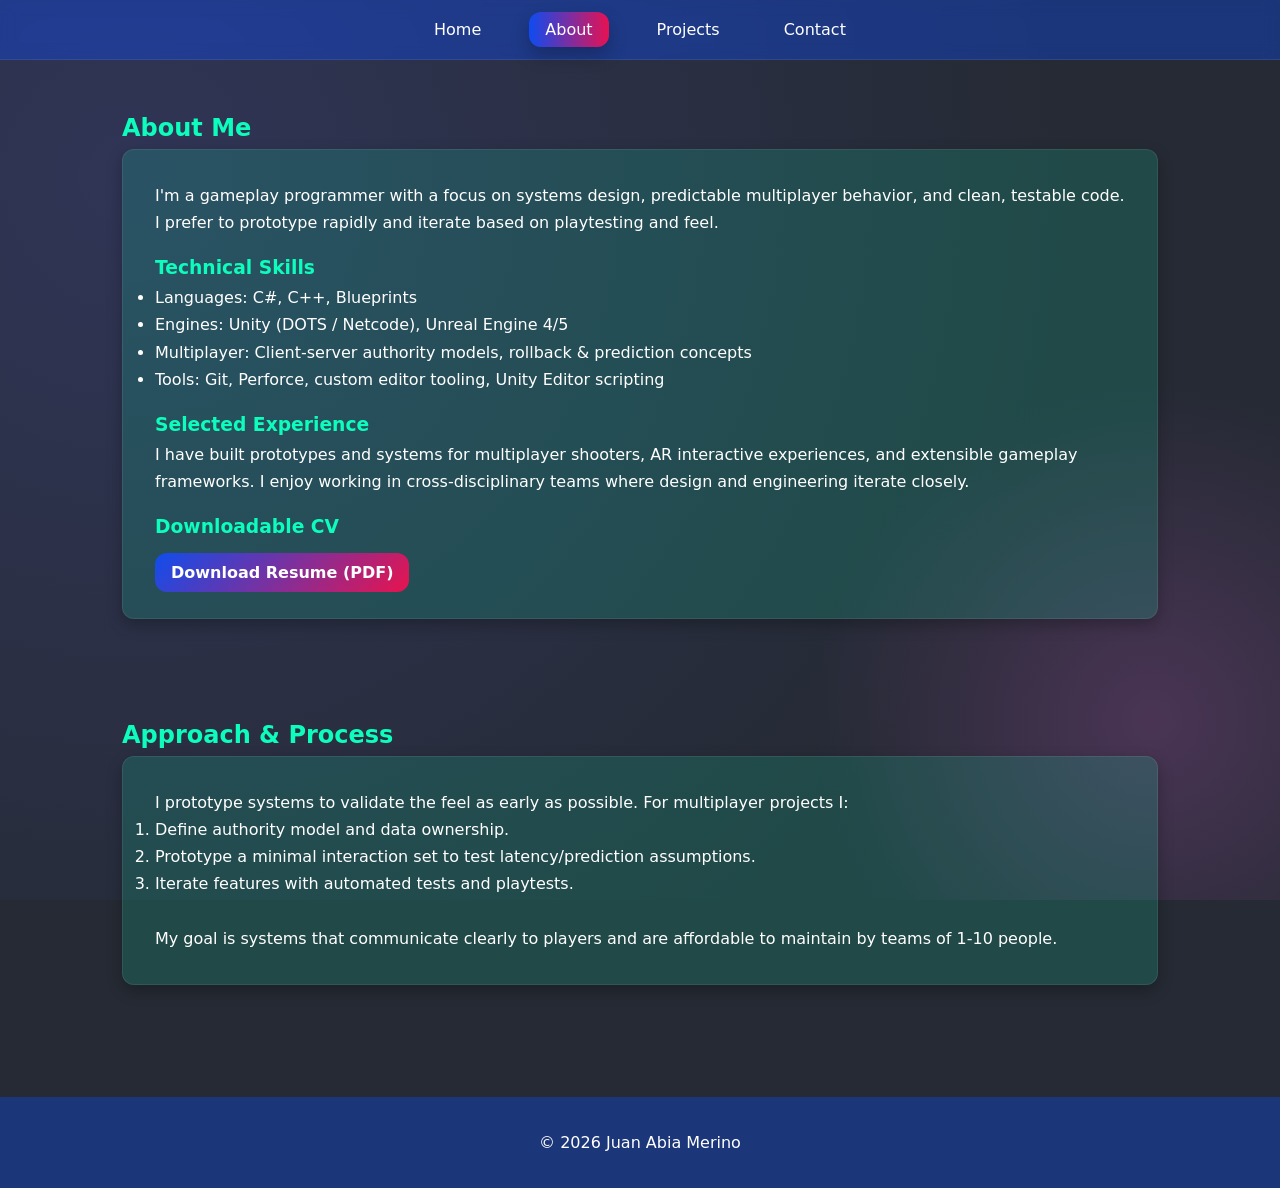
<file: about.html>
<!DOCTYPE html>
<html lang="en">
<head>
    <meta charset="UTF-8">
    <meta name="viewport" content="width=device-width, initial-scale=1.0">
    <title>About - Juan Abia Merino</title>
    <meta name="description" content="About Juan Abia Merino - gameplay programmer focused on systems, multiplayer, and rapid prototyping in Unity & Unreal.">
    <link rel="icon" type="image/fav-icon" href="./images/favicon.ico">
    <link rel="stylesheet" href="./css/styles.css">
</head>
<body>

<header>
    <nav aria-label="Main navigation">
        <ul>
            <li><a href="index.html">Home</a></li>
            <li><a href="about.html" class="active">About</a></li>
            <li><a href="projects.html">Projects</a></li>
            <li><a href="contact.html">Contact</a></li>
        </ul>
    </nav>
</header>

<main id="main">
<section>
    <h2>About Me</h2>

    <div class="card">
        <p>
            I'm a gameplay programmer with a focus on systems design, predictable multiplayer behavior,
            and clean, testable code. I prefer to prototype rapidly and iterate based on playtesting and feel.
        </p>

        <h3 style="color:var(--secondary); margin-top:1rem;">Technical Skills</h3>
        <ul>
            <li>Languages: C#, C++, Blueprints</li>
            <li>Engines: Unity (DOTS / Netcode), Unreal Engine 4/5</li>
            <li>Multiplayer: Client-server authority models, rollback & prediction concepts</li>
            <li>Tools: Git, Perforce, custom editor tooling, Unity Editor scripting</li>
        </ul>

        <h3 style="color:var(--secondary); margin-top:1rem;">Selected Experience</h3>
        <p>
            I have built prototypes and systems for multiplayer shooters, AR interactive experiences,
            and extensible gameplay frameworks. I enjoy working in cross-disciplinary teams where design and engineering iterate closely.
        </p>

        <h3 style="color:var(--secondary); margin-top:1rem; margin-bottom:1rem; ">Downloadable CV</h3>
        <p>
            <a class="project-link" href="./assets/Juan_Abia_Merino_CV.pdf" download>Download Resume (PDF)</a>
        </p>
    </div>
</section>

<section>
    <h2>Approach & Process</h2>
    <div class="card">
        <p>
            I prototype systems to validate the feel as early as possible. For multiplayer projects I:
        </p>

        <ol>
            <li>Define authority model and data ownership.</li>
            <li>Prototype a minimal interaction set to test latency/prediction assumptions.</li>
            <li>Iterate features with automated tests and playtests.</li>
        </ol>

        <p><br>My goal is systems that communicate clearly to players and are affordable to maintain by teams of 1-10 people.</p>
    </div>
</section>
</main>

<footer>
    <p>&copy; 2026 Juan Abia Merino</p>
</footer>

</body>
</html>
</file>
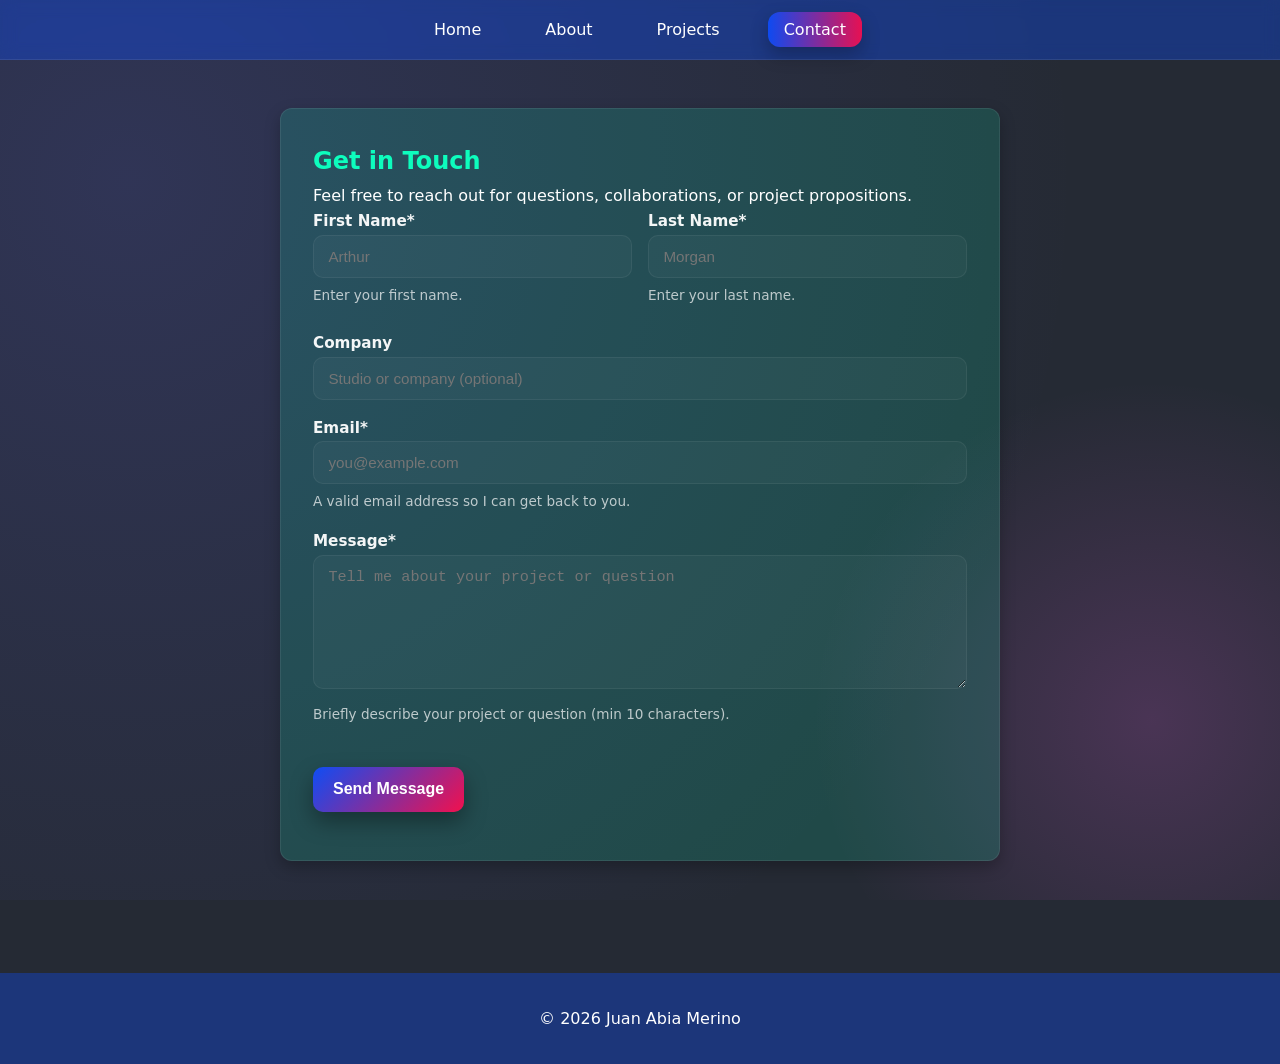
<file: contact.html>
<!DOCTYPE html>
<html lang="en">
<head>
    <meta charset="UTF-8">
    <meta name="viewport" content="width=device-width, initial-scale=1.0">
    <title>Contact</title>
    <meta name="description" content="Contact Juan Abia Merino for collaboration, freelance or consultancy on gameplay systems and multiplayer projects.">
    <link rel="icon" type="image/fav-icon" href="./images/favicon.ico">
    <link rel="stylesheet" href="./css/styles.css">
</head>
<body>

<header>
    <nav aria-label="Main navigation">
        <ul>
            <li><a href="index.html">Home</a></li>
            <li><a href="about.html">About</a></li>
            <li><a href="projects.html">Projects</a></li>
            <li><a href="contact.html" class="active" aria-current="page">Contact</a></li>
        </ul>
    </nav>
</header>

<main id="main">
<section aria-labelledby="contact-heading">
    <div class="card contact-card">
        <h1 id="contact-heading">Get in Touch</h1>
        <p>Feel free to reach out for questions, collaborations, or project propositions.</p>

        <!-- Production: replace action with your server endpoint or form provider.
             Current mailto remains as a no-JS fallback. -->
        <form id="contactForm" method="post" action="mailto:juan.abia.merino@gmail.com" enctype="text/plain" novalidate>
            <fieldset>
                <legend class="visually-hidden">Contact form</legend>

                <div class="row-grid">
                    <div class="form-row">
                        <label for="firstName">First Name<span aria-hidden="true">*</span>
                            <input id="firstName" name="firstName" type="text" required aria-required="true" aria-describedby="firstNameHelp" placeholder="Arthur" autocomplete="given-name">
                        </label>
                        <div id="firstNameHelp" class="field-help" aria-hidden="true">Enter your first name.</div>
                    </div>

                    <div class="form-row">
                        <label for="lastName">Last Name<span aria-hidden="true">*</span>
                            <input id="lastName" name="lastName" type="text" required aria-required="true" aria-describedby="lastNameHelp" placeholder="Morgan" autocomplete="family-name">
                        </label>
                        <div id="lastNameHelp" class="field-help" aria-hidden="true">Enter your last name.</div>
                    </div>
                </div>

                <div class="form-row">
                    <label for="company">Company
                        <input id="company" name="company" type="text" placeholder="Studio or company (optional)" autocomplete="organization">
                    </label>
                </div>

                <div class="form-row">
                    <label for="email">Email<span aria-hidden="true">*</span>
                        <input id="email" name="email" type="email" required aria-required="true" aria-describedby="emailHelp" placeholder="you@example.com" autocomplete="email">
                    </label>
                    <div id="emailHelp" class="field-help" aria-hidden="true">A valid email address so I can get back to you.</div>
                </div>

                <div class="form-row">
                    <label for="message">Message<span aria-hidden="true">*</span>
                        <textarea id="message" name="message" rows="6" required aria-required="true" aria-describedby="messageHelp" placeholder="Tell me about your project or question" minlength="10"></textarea>
                    </label>
                    <div id="messageHelp" class="field-help" aria-hidden="true">Briefly describe your project or question (min 10 characters).</div>
                </div>

                <!-- Honeypot to reduce spam bots (screen-reader hidden) -->
                <label class="sr-only" aria-hidden="true">
                    Leave this field blank
                    <input name="hp_website" type="text" tabindex="-1" autocomplete="off">
                </label>

                <div style="height:1.5rem;"></div>

                <button id="submitBtn" type="submit">Send Message</button>
            </fieldset>
        </form>

        <!-- Live region for status messages -->
        <div id="form-status" class="form-status" role="status" aria-live="polite"></div>
    </div>
</section>
</main>

<footer>
    <p>&copy; 2026 Juan Abia Merino</p>
</footer>

<script>
/*
  - Client-side validation + user-friendly messages.
  - Builds a mailto: link and opens it (keeps no-backend behavior).
  - If JavaScript is disabled the original mailto fallback continues to work.
*/
(function () {
    const form = document.getElementById('contactForm');
    const statusEl = document.getElementById('form-status');
    const submitBtn = document.getElementById('submitBtn');

    function setStatus(message, isError) {
        statusEl.textContent = message;
        statusEl.style.color = isError ? 'crimson' : 'lightgreen';
    }

    function validateFields() {
        const first = form.firstName.value.trim();
        const last = form.lastName.value.trim();
        const email = form.email.value.trim();
        const message = form.message.value.trim();
        const errors = [];

        if (!first) errors.push('First name is required.');
        if (!last) errors.push('Last name is required.');
        if (!email) errors.push('Email is required.');
        else {
            // simple email test
            const re = /^[^@\s]+@[^@\s]+\.[^@\s]+$/;
            if (!re.test(email)) errors.push('Please enter a valid email address.');
        }
        if (!message || message.length < 10) errors.push('Message must be at least 10 characters.');

        return errors;
    }

    form.addEventListener('submit', function (e) {
        // If JS is available we intercept and create a mailto link with encoded body.
        e.preventDefault();

        // Honeypot check
        if (form.elements['hp_website'] && form.elements['hp_website'].value) {
            // Bot likely � silently fail
            setStatus('Submission blocked.', true);
            return;
        }

        const errors = validateFields();
        if (errors.length) {
            setStatus(errors.join(' '), true);
            return;
        }

        submitBtn.disabled = true;

        const first = encodeURIComponent(form.firstName.value.trim());
        const last = encodeURIComponent(form.lastName.value.trim());
        const company = encodeURIComponent(form.company.value.trim());
        const email = encodeURIComponent(form.email.value.trim());
        const message = encodeURIComponent(form.message.value.trim());

        const subject = encodeURIComponent('Contact from website � ' + first + ' ' + last);
        const bodyParts = [
            'Name: ' + first + ' ' + last,
            company ? ('Company: ' + company) : null,
            'Email: ' + email,
            '',
            'Message:',
            message
        ].filter(Boolean);

        const body = encodeURIComponent(bodyParts.join('\n'));

        // Open mail client using mailto (this keeps behaviour for a no-backend site)
        const mailto = 'mailto:juan.abia.merino@gmail.com'
            + '?subject=' + subject
            + '&body=' + body;

        // Attempt to open mail client
        window.location.href = mailto;

        // Provide immediate feedback (can't reliably detect success of mail client)
        setStatus('Your email client should open. If it does not, please send an email to juan.abia.merino@gmail.com.', false);

        // Re-enable after a short delay to avoid stuck disabled button
        setTimeout(() => { submitBtn.disabled = false; }, 2000);
    });
})();
</script>

</body>
</html>
</file>
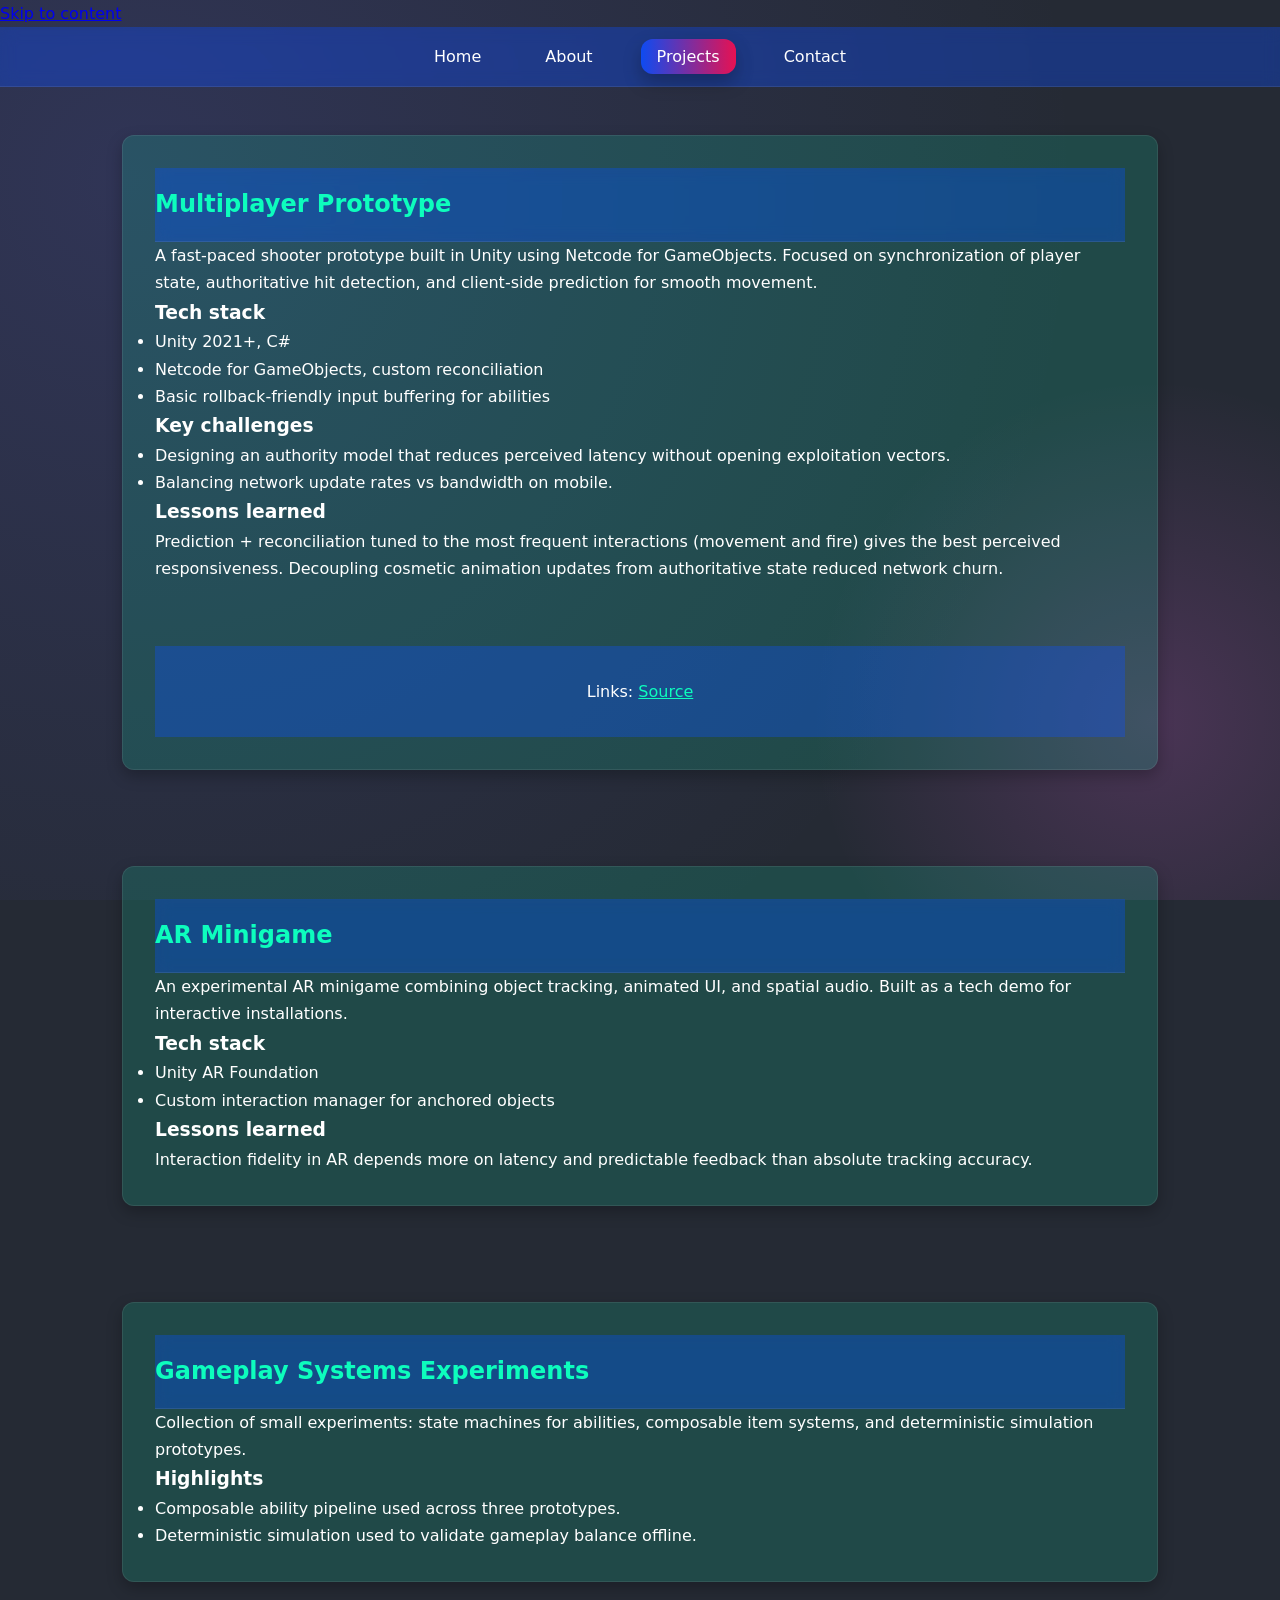
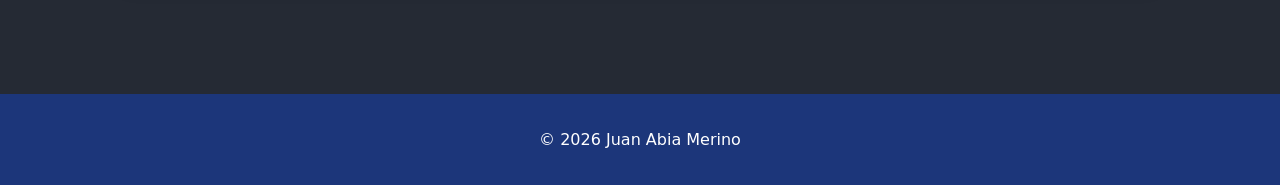
<file: projects.html>
<!DOCTYPE html>
<html lang="en">
<head>
    <meta charset="UTF-8">
    <meta name="viewport" content="width=device-width, initial-scale=1.0">
    <title>Projects - Juan Abia Merino</title>
    <meta name="description" content="Projects by Juan Abia Merino - multiplayer prototypes, AR experiments and gameplay systems.">
    <link rel="icon" type="image/fav-icon" href="./images/favicon.ico">
    <link rel="stylesheet" href="./css/styles.css">
</head>
<body>

    <a class="skip-link" href="#main">Skip to content</a>

    <header>
        <nav aria-label="Main navigation">
            <ul>
                <li><a href="index.html">Home</a></li>
                <li><a href="about.html">About</a></li>
                <li><a href="projects.html" class="active" aria-current="page">Projects</a></li>
                <li><a href="contact.html">Contact</a></li>
            </ul>
        </nav>
    </header>

    <main id="main">
        <h1 class="visually-hidden">Projects by Juan Abia Merino</h1>

        <section id="multiplayer" aria-labelledby="multiplayer-title">
            <article class="card" role="article" aria-labelledby="multiplayer-title">
                <header>
                    <h2 id="multiplayer-title">Multiplayer Prototype</h2>
                </header>

                <p>
                    A fast-paced shooter prototype built in Unity using Netcode for GameObjects.
                    Focused on synchronization of player state, authoritative hit detection, and client-side prediction for smooth movement.
                </p>

                <h3>Tech stack</h3>
                <ul>
                    <li>Unity 2021+, C#</li>
                    <li>Netcode for GameObjects, custom reconciliation</li>
                    <li>Basic rollback-friendly input buffering for abilities</li>
                </ul>

                <h3>Key challenges</h3>
                <ul>
                    <li>Designing an authority model that reduces perceived latency without opening exploitation vectors.</li>
                    <li>Balancing network update rates vs bandwidth on mobile.</li>
                </ul>

                <h3>Lessons learned</h3>
                <p>
                    Prediction + reconciliation tuned to the most frequent interactions (movement and fire) gives the best perceived responsiveness.
                    Decoupling cosmetic animation updates from authoritative state reduced network churn.
                </p>

                <footer>
                    <p>
                        Links:
                        <a href="https://github.com/J4ck4b14/multiplayer-prototype" target="_blank" rel="noopener noreferrer">Source</a>
                        <!-- Playable demo link here -->
                    </p>
                </footer>
            </article>
        </section>

        <section id="ar" aria-labelledby="ar-title">
            <article class="card" role="article" aria-labelledby="ar-title">
                <header>
                    <h2 id="ar-title">AR Minigame</h2>
                </header>

                <p>
                    An experimental AR minigame combining object tracking, animated UI, and spatial audio.
                    Built as a tech demo for interactive installations.
                </p>

                <h3>Tech stack</h3>
                <ul>
                    <li>Unity AR Foundation</li>
                    <li>Custom interaction manager for anchored objects</li>
                </ul>

                <h3>Lessons learned</h3>
                <p>
                    Interaction fidelity in AR depends more on latency and predictable feedback than absolute tracking accuracy.
                </p>
            </article>
        </section>

        <section id="systems" aria-labelledby="systems-title">
            <article class="card" role="article" aria-labelledby="systems-title">
                <header>
                    <h2 id="systems-title">Gameplay Systems Experiments</h2>
                </header>

                <p>
                    Collection of small experiments: state machines for abilities, composable item systems, and deterministic simulation prototypes.
                </p>

                <h3>Highlights</h3>
                <ul>
                    <li>Composable ability pipeline used across three prototypes.</li>
                    <li>Deterministic simulation used to validate gameplay balance offline.</li>
                </ul>
            </article>
        </section>
    </main>

    <footer>
        <p>&copy; 2026 Juan Abia Merino</p>
    </footer>

</body>
</html>
</file>
<file: css/styles.css>
/* =========================
   Reset & Variables
   ========================= */

:root {
    --dark-gray: rgba(37, 42, 52, 1);

    --color-primary: 13, 77, 253;
    --color-accent: 253, 13, 77;
    --color-surface: 13, 253, 189;

    --primary: rgba(var(--color-primary), 0.35);
    --accent: rgba(var(--color-accent), 1);
    --secondary: rgba(var(--color-surface), 1);

    --text: #ffffff;
    --bg: var(--dark-gray);
    --card-bg: rgba(var(--color-surface), 0.15);

    --shadow: 0 6px 15px rgba(0,0,0,0.25);
    --radius: 12px;
    /* explicit transition properties (avoid 'all') */
    --transition: transform 0.25s ease, box-shadow 0.25s ease, opacity 0.2s ease, background-color 0.25s ease;
    --gradient-primary: linear-gradient(135deg, rgba(var(--color-primary),0.95), rgba(var(--color-accent),0.95));
}

/* reset */
* { margin: 0; padding: 0; box-sizing: border-box; }

/* =========================
   Utilities
   ========================= */

.visually-hidden,
.sr-only {
    position: absolute !important;
    height: 1px; width: 1px;
    overflow: hidden;
    clip: rect(1px, 1px, 1px, 1px);
    white-space: nowrap;
    border: 0; padding: 0; margin: -1px;
}

/* =========================
   Base layout
   ========================= */

body {
    font-family: 'Segoe UI', system-ui, sans-serif;
    line-height: 1.7;
    color: var(--text);
    background: var(--bg);
    background-image:
        radial-gradient(circle at 10% 20%, rgba(99, 102, 241, 0.18), transparent 70%),
        radial-gradient(circle at 90% 80%, rgba(241, 99, 234, 0.18), transparent 25%);
    background-attachment: fixed;
}

section {
    max-width: 1100px;
    margin: auto;
    padding: 3rem 2rem;
}

.section-intro { max-width: 720px; margin-bottom: 2rem; opacity: 0.85; }

/* consistent headings */
h1, h2 { color: var(--secondary); }

/* outline helper */
.outline {
    text-shadow:
        -2px -2px 0 var(--dark-gray),
         2px -2px 0 var(--dark-gray),
        -2px  2px 0 var(--dark-gray),
         2px  2px 0 var(--dark-gray);
}

/* =========================
   Header & Navigation
   ========================= */

header {
    backdrop-filter: blur(8px) saturate(120%);
    -webkit-backdrop-filter: blur(8px) saturate(120%);
    background: var(--primary);
    border-bottom: 1px solid rgba(255,255,255,0.08);
    padding: 1rem 0;
    position: sticky;
    top: 0;
    z-index: 1000;
}

nav ul {
    display: flex;
    justify-content: center;
    gap: 2rem;
    list-style: none;
}

nav a {
    color: var(--text);
    text-decoration: none;
    font-weight: 500;
    padding: 0.5rem 1rem;
    border-radius: var(--radius);
    transition: var(--transition);
}

/* hover & current */
nav a:hover { background: var(--accent); transform: translateY(-2px); }
nav a[aria-current="page"],
nav a.active {
    background: linear-gradient(90deg, rgba(var(--color-primary),0.9), rgba(var(--color-accent),0.9));
    color: white;
    box-shadow: 0 8px 18px rgba(0,0,0,0.25);
}

/* =========================
   Card base
   ========================= */

.card {
    background: var(--card-bg);
    padding: 2rem;
    border-radius: var(--radius);
    box-shadow: var(--shadow);
    border: 1px solid rgba(255,255,255,0.08);
    transition: var(--transition);
}

/* contact-specific container */
.contact-card { max-width: 720px; margin: auto; }

/* =========================
   Form: fields, helpers, states
   ========================= */

form#contactForm { width: 100%; }

form#contactForm fieldset { border: none; padding: 0; margin: 0; }

form#contactForm label {
    display: block;
    font-weight: 600;
    font-size: 0.95rem;
    margin-bottom: 0.35rem;
    color: rgba(255,255,255,0.95);
}

.form-row { margin-bottom: 1rem; }

/* group shared input selectors */
input[type="text"],
input[type="email"],
textarea {
    width: 100%;
    padding: 0.75rem 0.9rem;
    background: rgba(255,255,255,0.03);
    border: 1px solid rgba(255,255,255,0.06);
    color: var(--text);
    border-radius: 10px;
    font-size: 0.95rem;
    transition: var(--transition);
    outline: none;
}

/* combine focus rules */
input[type="text"]:focus,
input[type="email"]:focus,
textarea:focus {
    border-color: rgba(var(--color-primary),0.9);
    box-shadow: 0 6px 18px rgba(var(--color-primary),0.08);
    transform: translateY(-1px);
}

/* helper text and errors */
.field-help { font-size: 0.85rem; color: rgba(255,255,255,0.7); margin-top: 0.35rem; margin-bottom: 0.5rem; }
.input-error { border-color: rgba(var(--color-accent), 1) !important; box-shadow: 0 6px 18px rgba(var(--color-accent), 0.07); }
.error-message { color: #ff7b7b; font-size: 0.9rem; margin-top: 0.35rem; }

/* submit button utility */
.btn-primary,
button#submitBtn {
    display: inline-block;
    padding: 0.85rem 1.25rem;
    font-weight: 700;
    font-size: 1rem;
    border-radius: 10px;
    border: none;
    cursor: pointer;
    color: white;
    background: var(--gradient-primary);
    box-shadow: 0 10px 22px rgba(0,0,0,0.35);
    transition: var(--transition);
}

.btn-primary:hover:not(:disabled),
button#submitBtn:hover:not(:disabled) {
    transform: translateY(-3px) scale(1.02);
    box-shadow: 0 16px 34px rgba(0,0,0,0.45);
}

button:disabled { opacity: 0.55; cursor: not-allowed; transform: none; }

/* status region */
.form-status { margin-top: 1rem; font-size: 0.95rem; }

/* grid helper for two-column rows */
.row-grid { display: grid; grid-template-columns: repeat(2, 1fr); gap: 1rem; }

@media (max-width: 560px) { .row-grid { grid-template-columns: 1fr; } }

/* =========================
   Projects / Carousel
   ========================= */

.carousel-container { position: relative; margin: 2rem auto; overflow: hidden; }
.carousel-track { display: flex; transition: transform 0.5s ease; }
.carousel-item { min-width: 100%; opacity: 0.4; transition: opacity 0.4s ease; }
.carousel-item.active { opacity: 1; }
.carousel-item.active img { transform: scale(1.03); transition: transform 0.4s ease; }
.carousel-item .card { transition: var(--transition); }
.carousel-item.active .card { box-shadow: 0 20px 40px rgba(0,0,0,0.45); }
.carousel-item .card::before { content: ""; position: relative; pointer-events: none; inset: -1px; border-radius: inherit;
    background: linear-gradient(135deg, rgba(var(--color-primary), 0.25), rgba(var(--color-accent), 0.25)); opacity: 0; transition: opacity 0.3s ease; z-index: -1; }

/* project card layout */
.card.project { display: flex; align-items: center; gap: 2rem; }
.card.project img { width: 280px; height: 180px; object-fit: cover; border-radius: var(--radius); box-shadow: var(--shadow); }
.card.project::before { opacity: 0; }
.card.project:hover { transform: translateY(-6px); box-shadow: 0 25px 50px rgba(255,255,255,0.05); }
.card.project:hover::before { opacity: 1; }

/* project info */
.project-info { display: flex; flex-direction: column; }
.project-info h3 { color: var(--accent); margin-bottom: 0.5rem; }
.project-info p { opacity: 0.9; line-height: 1.6; }

.project-link { align-self: flex-start; margin-top: 1rem; padding: 10px 16px; border-radius: var(--radius);
    background: linear-gradient(135deg, rgba(var(--color-primary), 0.9), rgba(var(--color-accent), 0.9)); color: white; text-decoration: none; font-weight: 600; transition: var(--transition); position: relative; z-index: 2; }

.project-link:hover { transform: translateY(-2px) scale(1.05); box-shadow: 0 12px 25px rgba(0,0,0,0.35); }

/* carousel nav & dots */
.nav-arrow { position: absolute; top: 50%; transform: translateY(-50%); background: rgba(var(--color-primary), 0.6); color: white; width: 42px; height: 42px; border-radius: 50%; border: none; cursor: pointer; font-size: 1.5rem; z-index: 10; }
.nav-arrow.left { left: 8px; } .nav-arrow.right { right: 8px; }

.carousel-dots { display: flex; justify-content: center; gap: 12px; margin-top: 1.5rem; }
.carousel-dot { width: 12px; height: 12px; border-radius: 50%; background: rgba(var(--color-surface), 0.3); cursor: pointer; transition: var(--transition); border: none; }
.carousel-dot.active { background: rgba(var(--color-surface), 1); transform: scale(1.3); }

/* =========================
   Footer & responsive tweaks
   ========================= */

footer { text-align: center; padding: 2rem; margin-top: 4rem; background: var(--primary); }
footer a { color: var(--secondary); }

@media (max-width: 768px) {
    .card.project { flex-direction: column; text-align: center; }
    .project-link { align-self: center; }
}

/* Respect reduced motion */
@media (prefers-reduced-motion: reduce) {
    * { transition: none !important; animation: none !important; }
}
</file>
